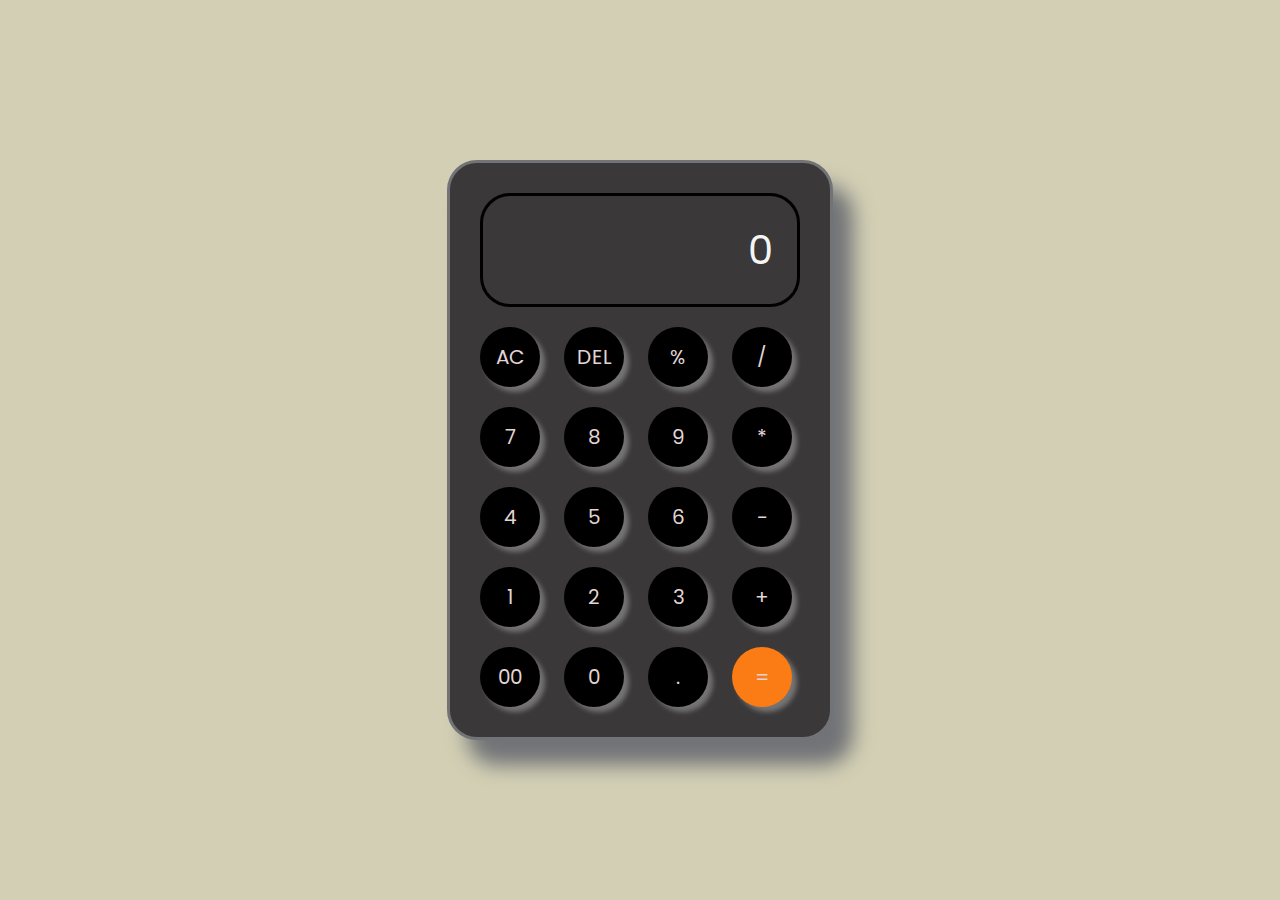
<file: Calculator/index.html>
<!DOCTYPE html>
<html lang="en">
  <head>
    <meta charset="UTF-8" />
    <meta http-equiv="X-UA-Compatible" content="IE=edge" />
    <meta name="viewport" content="width=device-width, initial-scale=1.0" />
    <link rel="stylesheet" href="style.css" />
    <title>Calculator</title>
  </head>
  <body>
    <div class="container">
      <div class="calculator">
        <input type="text" id="inputBox" placeholder="0" />
        <div>
          <button class="button operator">AC</button>
          <button class="button operator">DEL</button>
          <button class="button operator">%</button>
          <button class="button operator">/</button>
        </div>
        <div>
          <button class="button">7</button>
          <button class="button">8</button>
          <button class="button">9</button>
          <button class="button operator">*</button>
        </div>
        <div>
          <button class="button">4</button>
          <button class="button">5</button>
          <button class="button">6</button>
          <button class="button operator">-</button>
        </div>
        <div>
          <button class="button">1</button>
          <button class="button">2</button>
          <button class="button">3</button>
          <button class="button operator">+</button>
        </div>

        <div>
          <button class="button">00</button>
          <button class="button">0</button>
          <button class="button">.</button>
          <button class="button equalBtn">=</button>
        </div>
      </div>
    </div>

    <script src="script.js"></script>
  </body>
</html>
</file>
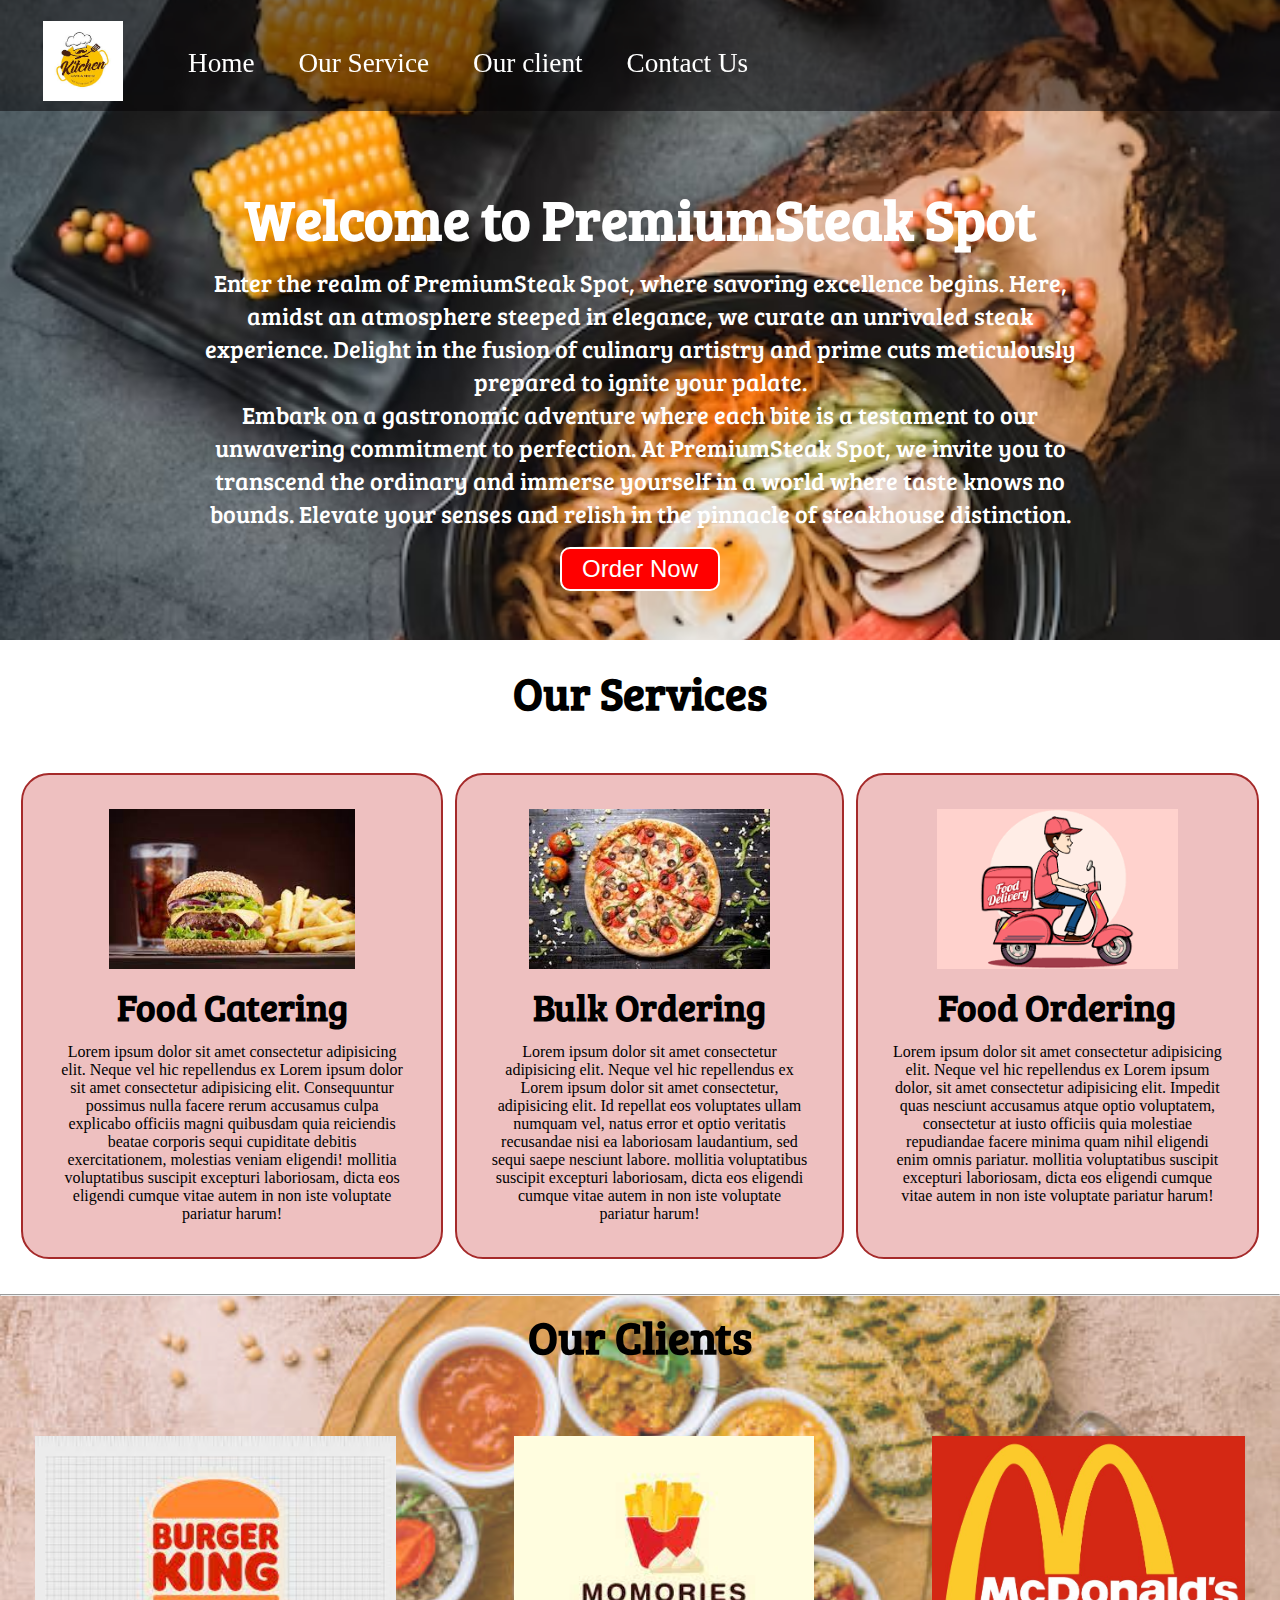
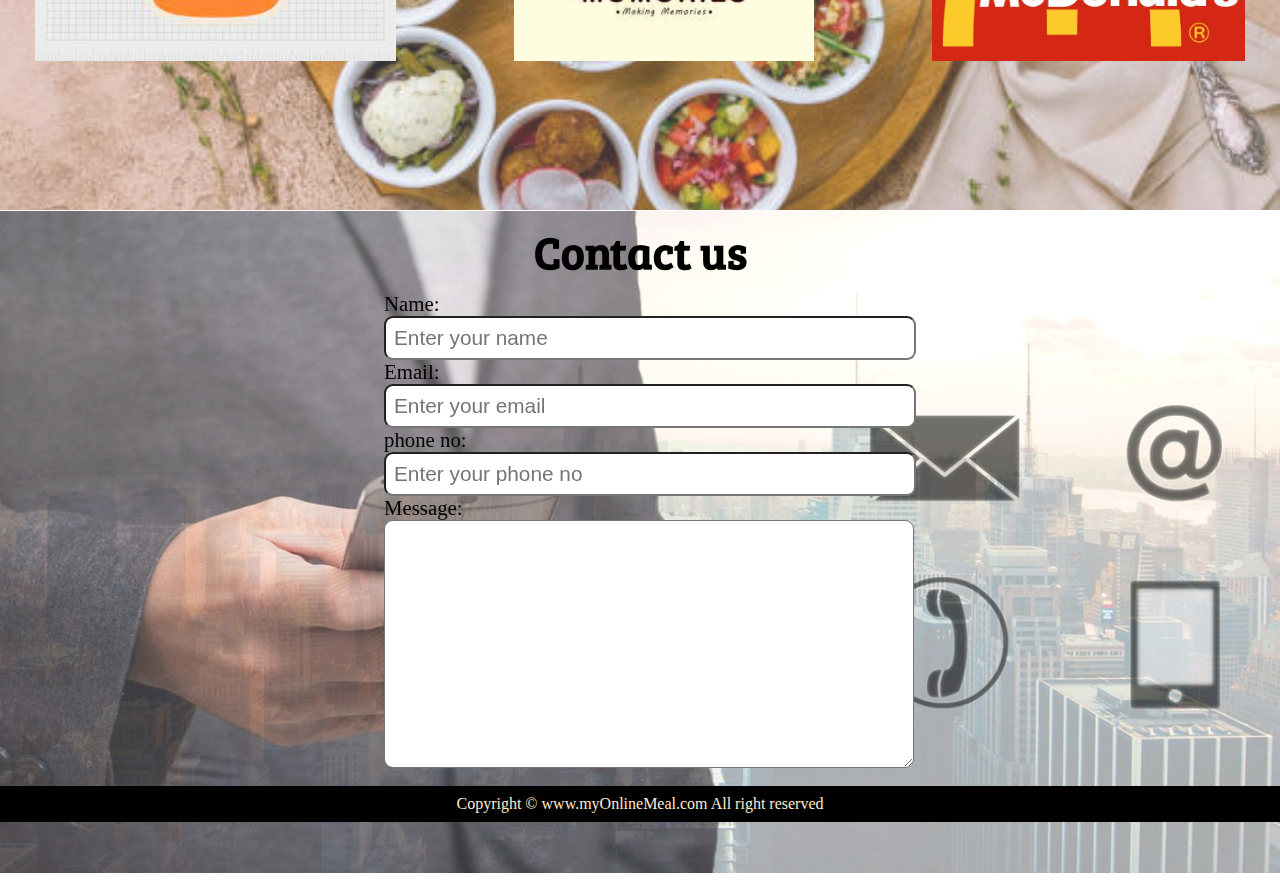
<file: landing-page/index.html>
<!DOCTYPE html>
<html lang="en">

<head>
    <meta charset="UTF-8">
    <meta http-equiv="X-UA-Compatible" content="IE=edge">
    <meta name="viewport" content="width=device-width, initial-scale=1.0">
    <title>Best online food delivery service in India | MyOnlinemeal.com</title>
    <link rel="stylesheet" href="css/style.css">
    <link rel="stylesheet" media="screen and (max-width:1270px)"href="css/phone.css">
    <link href="https://fonts.googleapis.com/css?family=Baloo+Bhai|Bree+Serif&display=swap" rel="stylesheet">

</head>

<body>

    <!-- ---------------------------start navbar------------------------------  -->
    <nav id="navbar">
        <div id="logo">
            <img src="logo.jpg" alt="Myonlinemeal.com">
        </div>
        <ul>
            <li class="item"><a href="#home">Home</a></li>
            <li class="item"><a href="#service-container">Our Service</a></li>
            <li class="item"><a href="#client-section">Our client</a></li>
            <li class="item"><a href="#contact">Contact Us</a></li>
        </ul>
    </nav>
<!-- ----------------------------------------- end navbar--------------------------------- -->


    <!-- --------------------------------------------start header---------------------------------- -->
    <section id="home">
        <h1 class="h-primary">Welcome to PremiumSteak Spot</h1>
        <p>Enter the realm of PremiumSteak Spot, where savoring excellence begins. Here, amidst an atmosphere steeped in elegance, we curate an unrivaled steak experience. Delight in the fusion of culinary artistry and prime cuts meticulously prepared to ignite your palate.</p>
        <p>Embark on a gastronomic adventure where each bite is a testament to our unwavering commitment to perfection. At PremiumSteak Spot, we invite you to transcend the ordinary and immerse yourself in a world where taste knows no bounds. Elevate your senses and relish in the pinnacle of steakhouse distinction.</p>
        <button class="btn">Order Now</button>
    </section>
<!-- ---------------------------------------End of header--------------------------------------------------- -->

<!-- ----------------------------start service -------------------------------------------- -->
    <section id="service-container">
        <h1 class="h-primary center">Our Services</h1>
        <div id="services">
            <div class="box">
                <img src="1.jpg" alt="">
                <h2 class="h-secondary center">Food Catering</h2>
                <p class="center ">Lorem ipsum dolor sit amet consectetur adipisicing elit. Neque vel hic repellendus ex
                    Lorem ipsum dolor sit amet consectetur adipisicing elit. Consequuntur possimus nulla facere rerum accusamus culpa explicabo officiis magni quibusdam quia reiciendis beatae corporis sequi cupiditate debitis exercitationem, molestias veniam eligendi!
                    mollitia voluptatibus suscipit excepturi laboriosam, dicta eos eligendi cumque vitae autem in non
                    iste voluptate pariatur harum!</p>
            </div>
            <div class="box">
                <img src="2.jpg" alt="">
                <h2 class="h-secondary center">Bulk Ordering</h2>
                <p class="center ">Lorem ipsum dolor sit amet consectetur adipisicing elit. Neque vel hic repellendus ex
                    Lorem ipsum dolor sit amet consectetur, adipisicing elit. Id repellat eos voluptates ullam numquam vel, natus error et optio veritatis recusandae nisi ea laboriosam laudantium, sed sequi saepe nesciunt labore.
                    mollitia voluptatibus suscipit excepturi laboriosam, dicta eos eligendi cumque vitae autem in non
                    iste voluptate pariatur harum!</p>
            </div>
            <div class="box">
                <img src="3.jpg" alt="">
                <h2 class="h-secondary center">Food Ordering</h2>
                <p class="center ">Lorem ipsum dolor sit amet consectetur adipisicing elit. Neque vel hic repellendus ex
                    Lorem ipsum dolor, sit amet consectetur adipisicing elit. Impedit quas nesciunt accusamus atque optio voluptatem, consectetur at iusto officiis quia molestiae repudiandae facere minima quam nihil eligendi enim omnis pariatur.
                    mollitia voluptatibus suscipit excepturi laboriosam, dicta eos eligendi cumque vitae autem in non
                    iste voluptate pariatur harum!</p>
            </div>
        </div>
    </section>
    <!-- ------------------------------end service------------------------------ -->

    <!-- --------------------------------start of client ------------------------------  -->
    <hr>
    <section id="client-section">
        <h1 class="h-primary center">Our Clients</h1>
        <div id="client">
            <div class="client-item">
                <img src="4.jpg" alt="our client">
            </div>
            <div class="client-item">
                <img src="5.jpg" alt="our client">
            </div>
            <div class="client-item">
                <img src="6.jpg" alt="our client">
            </div>
        </div>
    </section>
    <section id="contact">
        <h1 class="h-primary center">Contact us</h1>
        <div id="contact-box">
            <form action="">
                <div class="form-group">
                    <label for="name">Name: </label>
                    <input type="text" name="name" id="name" placeholder="Enter your name">
                </div>
                <div class="form-group">
                    <label for="email">Email: </label>
                    <input type="email" name="name" id="email" placeholder="Enter your email">
                </div>
                <div class="form-group">
                    <label for="phone">phone no: </label>
                    <input type="phone" name="name" id="phone" placeholder="Enter your phone no">
                </div>
                <div class="form-group">
                    <label for="message">Message: </label>
                    <textarea name="Message" id="Message" cols="30" rows="10"></textarea>
                </div>
            </form>
        </div>
    </section>

    <!-- -----------------end of client---------------------------------------- -->
    <footer>
        <div class="center">
            Copyright &copy; www.myOnlineMeal.com All right reserved
        </div>
    </footer>
</body>

</html>
</file>
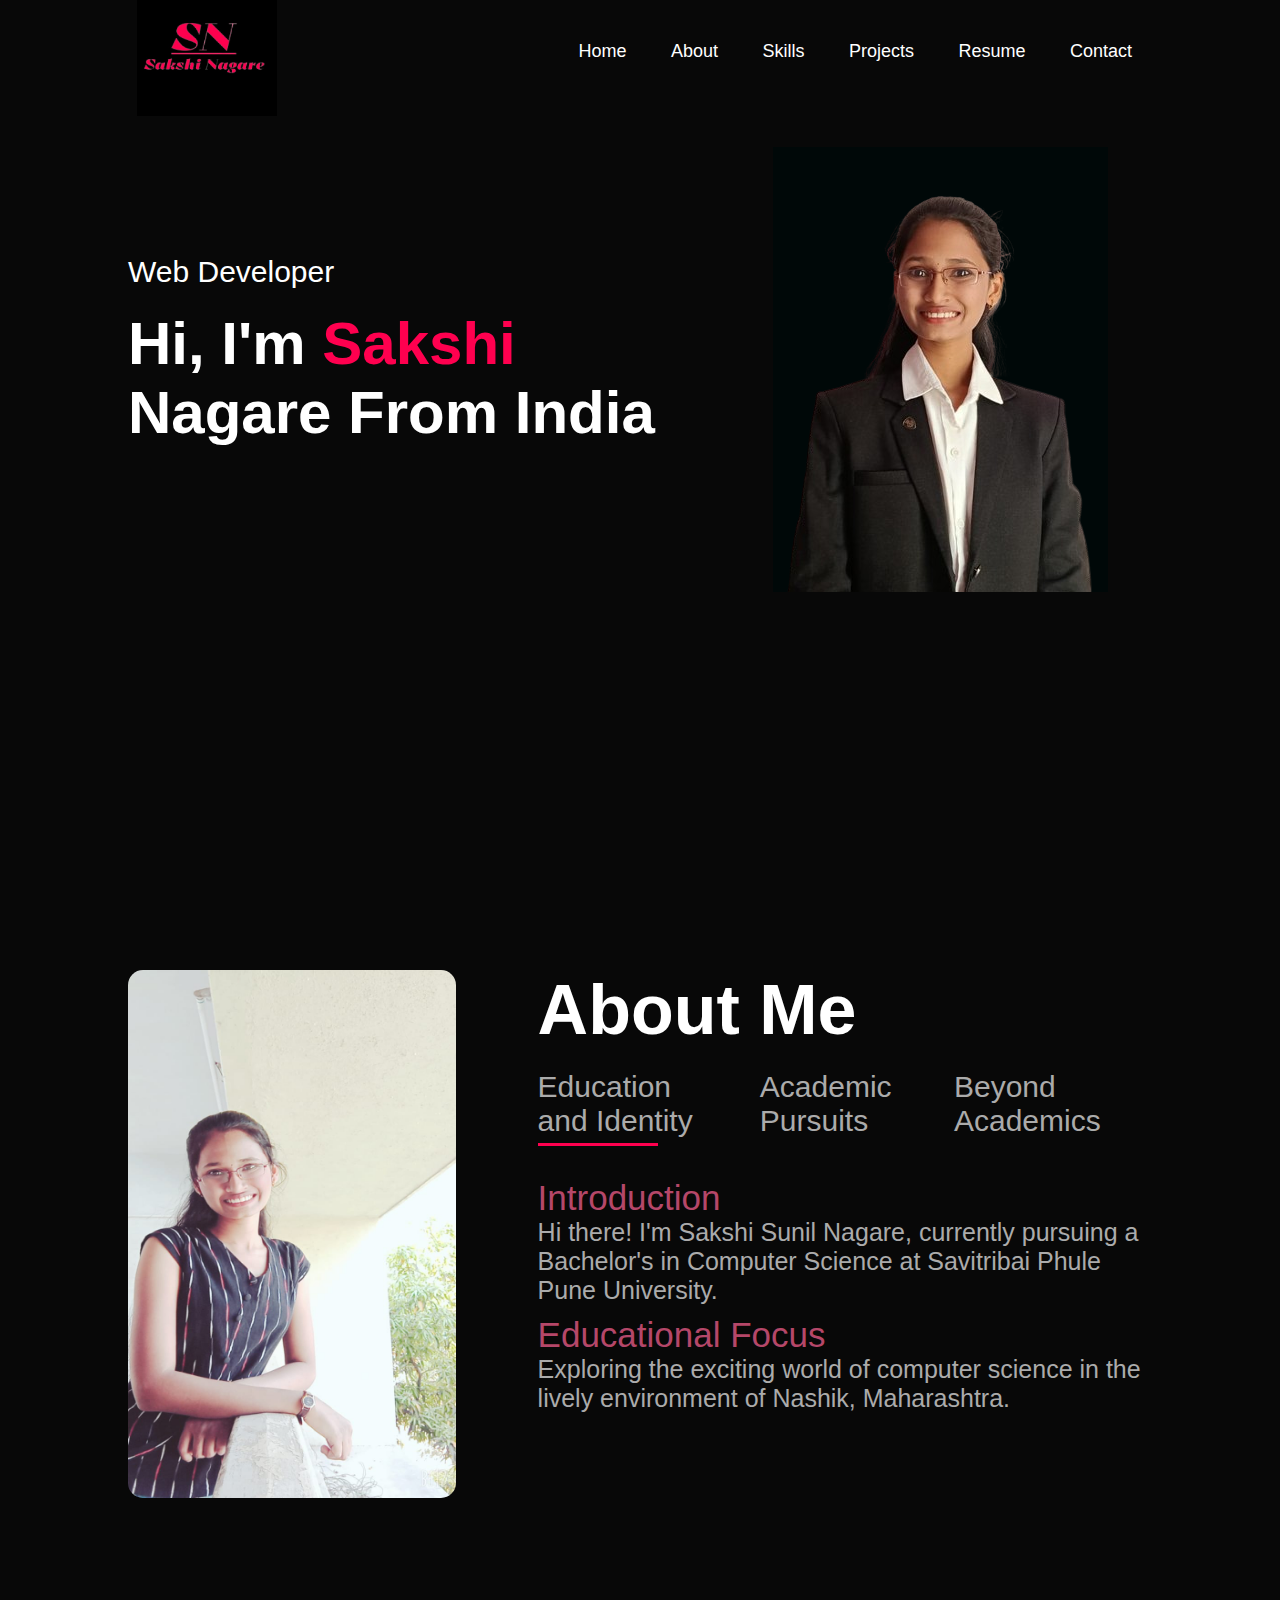
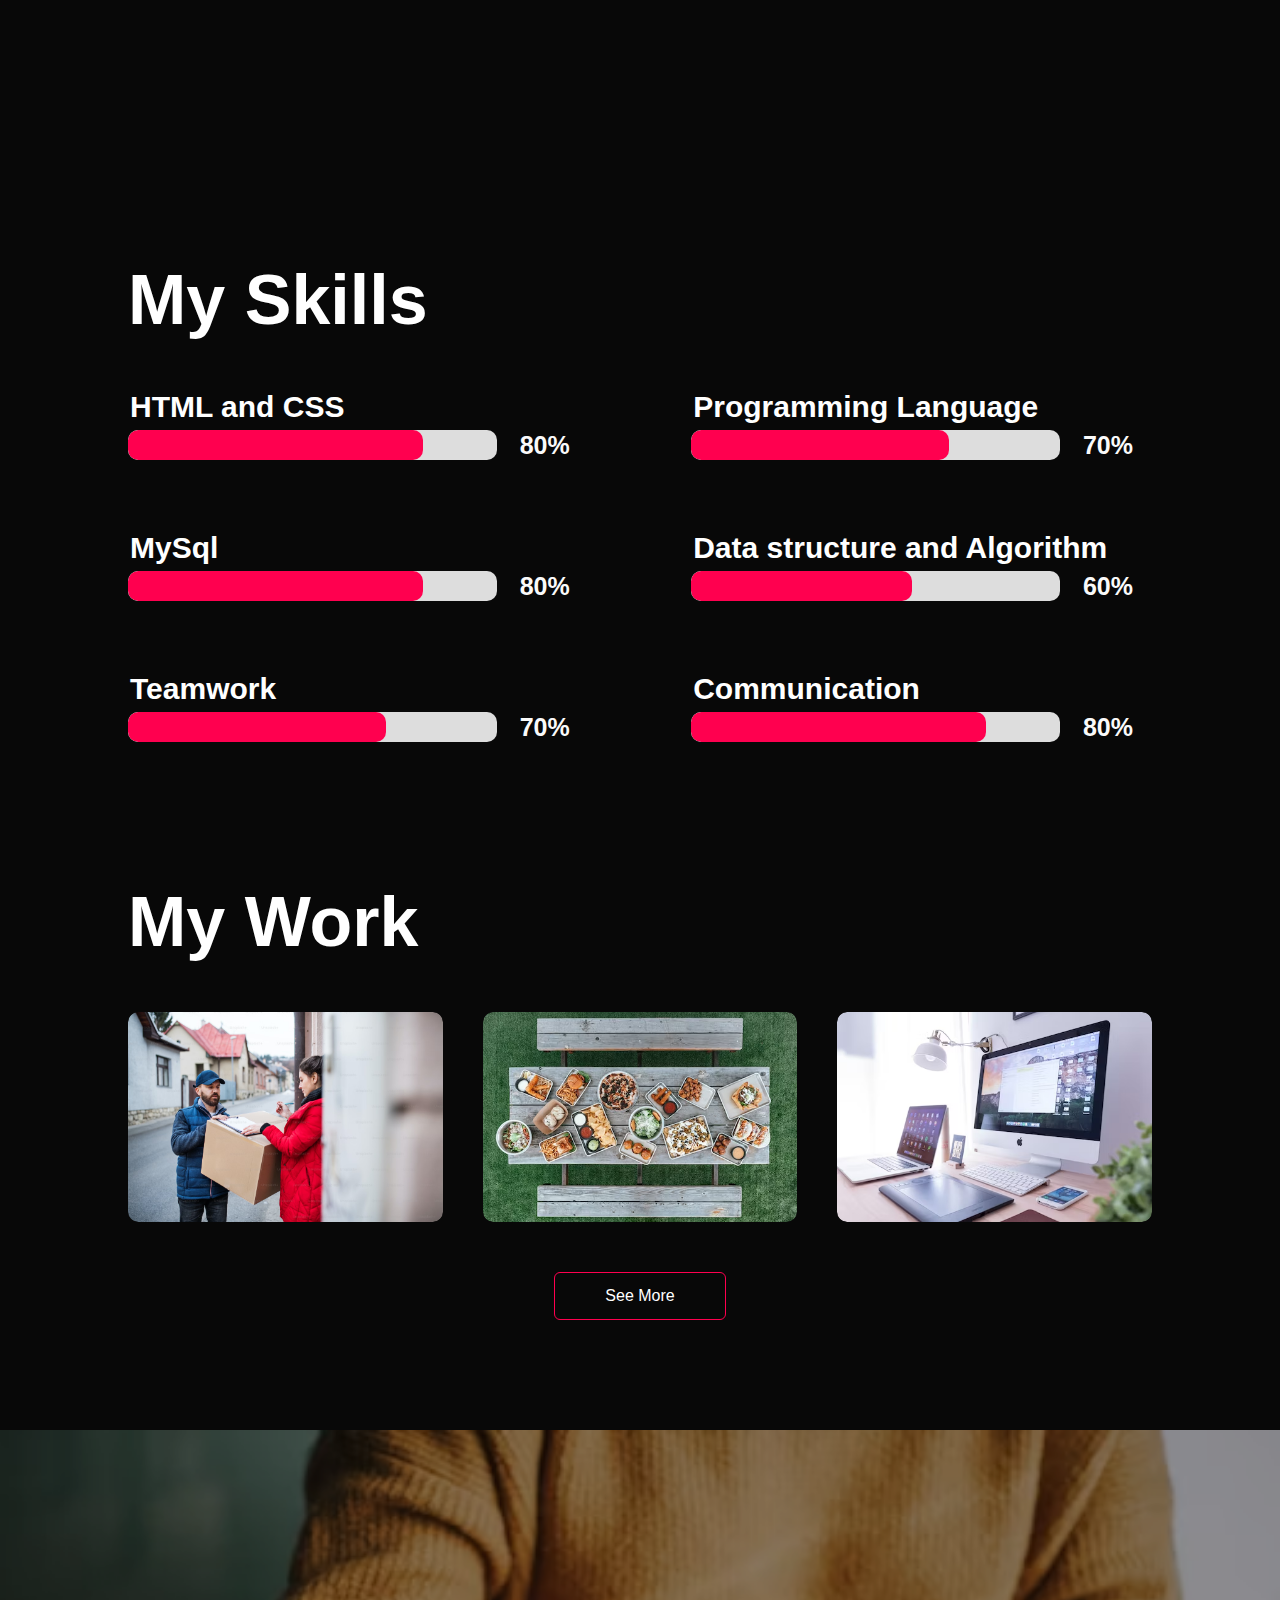
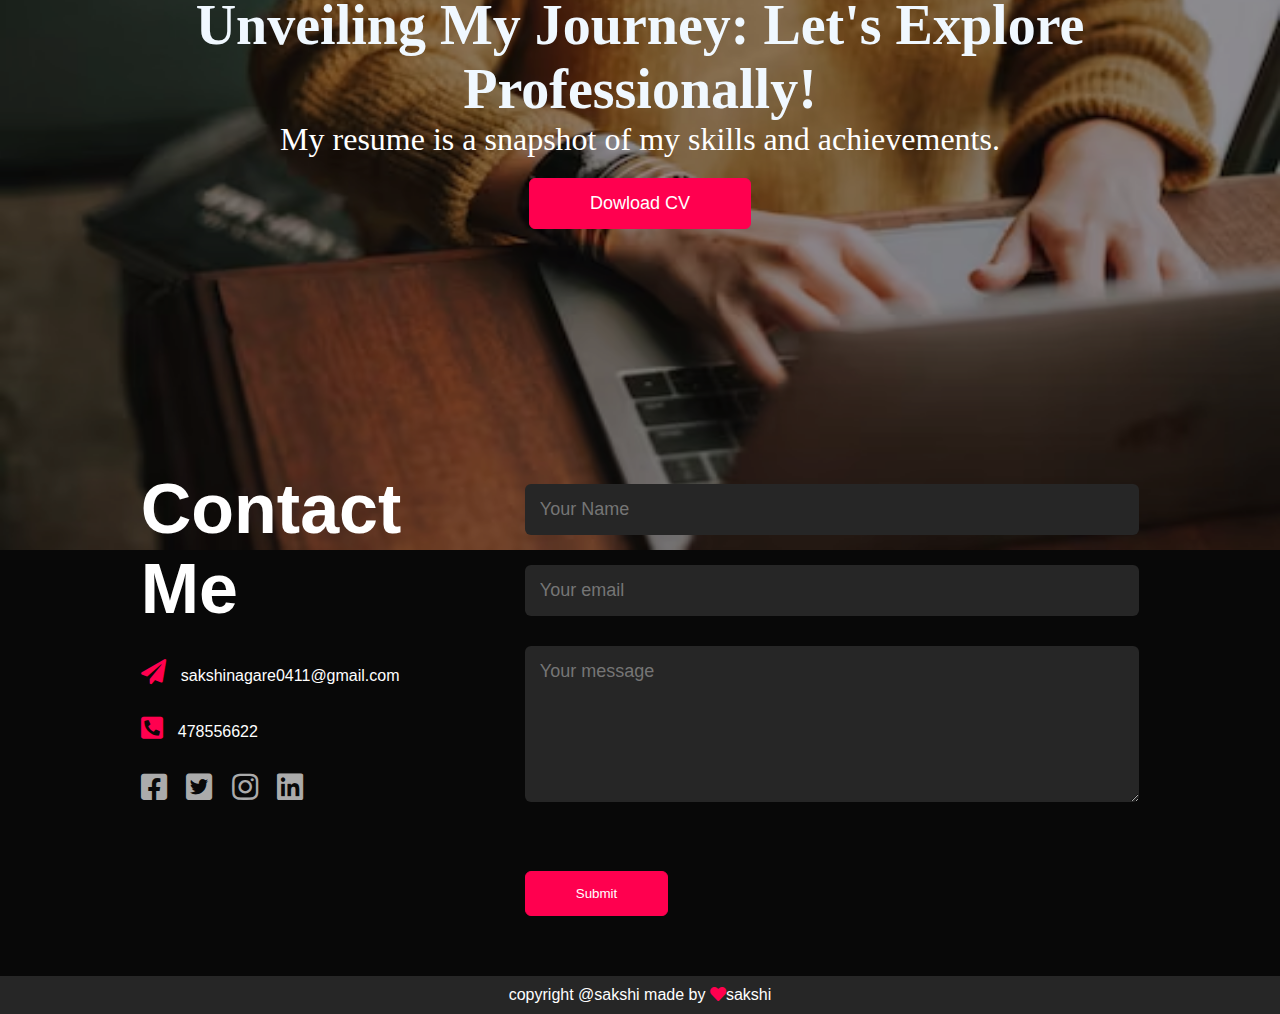
<file: portfolio/index.html>
<!DOCTYPE html>
<html lang="en">

<head>
    <meta charset="UTF-8">
    <meta name="viewport" content="width=S, initial-scale=1.0">
    <title>Personal Portfolio Website</title>
    <link rel="stylesheet" href="style.css">
    <!-- <link rel="stylesheet" href="https://cdnjs.cloudflare.com/ajax/libs/font-awesome/5.15.4/css/all.min.css"> -->
    <link rel="stylesheet" href="https://cdnjs.cloudflare.com/ajax/libs/font-awesome/5.15.4/css/all.min.css">

    <!-- <script src="https://kit.fontawesome.com/c4254e24a8.js" crossorigin="anonymous"></script> -->
</head>

<body>
    <div id="header">
        <div class="container">

            <!-- ----- Start ---Navigation Bar------ -->
            <nav>
                <img src="Images/logo1.jpg" class="logo">
                <ul id="sidemenu">
                    <li><a href="#header">Home</a></li>
                    <li><a href="#about">About</a></li>
                    <li><a href="#Skills">Skills</a></li>
                    <li><a href="#portfolio">Projects</a></li>
                    <li><a href="#resume">Resume</a></li>
                    <li><a href="#contact">Contact</a></li>
                    <i class="fas fa-times" onclick="closemenu()"></i>
                </ul>
                </ul>
                <i class="fas fa-bars" onclick="openmenu()"></i>
            </nav>

            <!-- ----- End ---Navigation Bar------ -->

            <div class="header-text">
                <p>Web Developer</p>
                <h1>Hi, I'm <span>Sakshi</span><br>Nagare From India</h1>
            </div>
            <div class="photo">
                <img src="Images/p8.png" alt="photo">
            </div>

        </div>
    </div>
    <!-- //------------------------------------------ABOUT------------------------------- -->
    <div id="about">
        <div class="container">
            <div class="row">
                <div class="about-cl-1">
                    <img src="Images/p3.jpg" alt="">
                </div>
                <div class="about-cl-2">
                    <h1 class="sub-title">About Me</h1>

                    <div class="tab-title">
                        <p class="tab-links active-link" onclick="opentab('Education and Identity')">Education and
                            Identity</p>
                        <p class="tab-links" onclick="opentab('Academic Pursuits')">Academic Pursuits</p>
                        <p class="tab-links" onclick="opentab('Beyond Academics')">Beyond Academics</p>
                    </div>
                    <div class="tab-contents active-tab" id="Education and Identity">
                        <ul>
                            <li><span>Introduction</span><br>
                                <p>Hi there! I'm Sakshi Sunil Nagare, currently pursuing a Bachelor's in Computer
                                    Science at Savitribai Phule Pune University.</p>
                            </li>
                            <li><span>Educational Focus </span><br>
                                <p>Exploring the exciting world of computer science in the lively environment of Nashik,
                                    Maharashtra.</p>
                            </li>
                        </ul>
                    </div>
                    <div class="tab-contents" id="Academic Pursuits">
                        <ul>
                            <li><span>Passion for Web Development</span><br>Engaged in the world of web development
                                within computer science studies, captivated by the intricacies of designing and building
                                web-based solutions.</li>
                            <li><span>Interest in Data Structures</span><br>Intrigued by the dynamics of data
                                structures, exploring their complexities and functionalities as a foundational aspect of
                                computer science expertise.</li>

                        </ul>
                    </div>
                    <div class="tab-contents" id="Beyond Academics">
                        <ul>
                            <li><span>Marathi Poetry Enthusiast</span><br>I indulge in writing Marathi poems, finding
                                joy and inspiration in crafting verses beyond my academic pursuits.</li>
                            <li><span>Passionate Dancer</span><br>Dancing is another passion that brings vibrancy and
                                balance to my life, allowing me to express myself creatively beyond the academic realm.
                            </li>

                        </ul>
                    </div>
                </div>
            </div>
        </div>
    </div>

    <!-- -----------------------------End about---------------------------------- -->

    <!-- ----------------------------------Start Skills------------------------------------------- -->
    <div id="Skills">
        <div class="container">
            <h1 class="sub-title">My Skills</h1>

            <div class="progress-side">
                <div class="progress-container">
                    <span class="progress-label">HTML and CSS</span>
                    <span class="progress-value">80%</span>
                    <progress value="80" max="100">
                        <p>90%</p>
                    </progress>
                </div>

                <div class="progress-container">
                    <span class="progress-label">Programming Language</span>
                    <span class="progress-value">70%</span>
                    <progress value="70" max="100">
                        <p>90%</p>
                    </progress>
                </div>
            </div>
            <div class="progress-side">
                <div class="progress-container column">
                    <span class="progress-label ">MySql</span>
                    <span class="progress-value">80%</span>
                    <progress value="80" max="100">
                        <p>90%</p>
                    </progress>
                </div>

                <div class="progress-container column">
                    <span class="progress-label">Data structure and Algorithm</span>
                    <span class="progress-value">60%</span>
                    <progress value="60" max="100">
                        <p>90%</p>
                    </progress>
                </div>
            </div>

            <div class="progress-side">
                <div class="progress-container column">
                    <span class="progress-label ">Teamwork</span>
                    <span class="progress-value">70%</span>
                    <progress value="70" max="100">
                        <p>90%</p>
                    </progress>
                </div>

                <div class="progress-container column">
                    <span class="progress-label">Communication</span>
                    <span class="progress-value">80%</span>
                    <progress value="80" max="100">
                        <p>90%</p>
                    </progress>
                </div>
            </div>

            <!-- 
            <div class="services-list">
                <div>
                    <i class="fas fa-code"></i>
                    <h2>Web Design</h2>
                    <p>Lorem ipsum dolor sit amet consectetur adipisicing elit. Dicta consectetur esse alias laborum sint nulla tenetur dolor vitae eligendi sapiente, illo nobis mollitia exercitationem officiis sed neque, pariatur, quibusdam ipsam.</p>
                    <a href="#">learn more</a>
                </div>
                <div>
                    <i class="fas fa-crop-alt"></i>
                    <h2>App Design</h2>
                    <p>Lorem ipsum dolor sit amet consectetur adipisicing elit. Dicta consectetur esse alias laborum sint nulla tenetur dolor vitae eligendi sapiente, illo nobis mollitia exercitationem officiis sed neque, pariatur, quibusdam ipsam.</p>
                    <a href="#">learn more</a>
                </div>
                <div>
                    <i class="fab fa-app-store"></i>
                    <h2>UI/UX Design</h2>
                    <p>Lorem ipsum dolor sit amet consectetur adipisicing elit. Dicta consectetur esse alias laborum sint nulla tenetur dolor vitae eligendi sapiente, illo nobis mollitia exercitationem officiis sed neque, pariatur, quibusdam ipsam.</p>
                    <a href="#">learn more</a>
                </div>
            </div> -->
        </div>
    </div>


    <!-- ------------------------------------portfolio--------------------- -->
    <div id="portfolio">
        <div class="container">
            <h1 class="sub-title">My Work</h1>
            <div class="work-list">
                <div class="work">
                    <img src="Images/p10.jpg" alt="">
                    <div class="layer">
                        <h3>QuickSend</h3>
                        <p>The Courier Management Website, built using HTML/CSS (frontend) and PHP/MySQL (backend),
                            offers features like user registration, parcel booking, tracking, secure payments, and admin
                            tools. Its aim is to simplify courier services via an intuitive online platform.</p>
                        <a href="#"><i class="fas fa-box"></i></a>
                    </div>
                </div>
                <div class="work">
                    <img src="Images/p13.avif" alt="">
                    <div class="layer">
                        <h3>FoodRush</h3>
                        <p>The Online Food Delivery Website features a user-friendly home page highlighting restaurants
                            and cuisines, a service page for easy ordering, and a contact section for customer support,
                            enabling effortless food selection, ordering, and assistance.</p>
                        <a href="#"><i class="fas fa-box"></i></a>
                    </div>
                </div>
                <div class="work">
                    <img src="Images/p6.avif" alt="">
                    <div class="layer">
                        <h3>School ERP</h3>
                        <p>The PAHMV School ERP System is an easy-to-use tool for managing schools. It uses React, MongoDB, and Django. The system handles student records, teacher tasks, and school admin work. It tracks academic records, schedules, and assignments while improving communication and saving time.</p>
                        <a href="#"><i class="fas fa-book"></i></a>
                    </div>
                </div>
            </div>
            <a href="#" class="btn">See More</a>
        </div>
    </div>
<!-- -----------------------------------------start redume-------------------------------- -->
<div id="resume">
    <div class="container">
        <div class="resumepic">
            <img src="Images/p16.avif" alt="">
            <div class="content">
                <h2>Unveiling My Journey: Let's Explore Professionally!</h2>
                <p>My resume is a snapshot of my skills and achievements.</p>
                <a href="Images/cv.pdf" class="btn btn2" download>Dowload CV</a>
            </div>
        </div>
    </div>
</div>


<!-- ---------------------------------------end resume-------------------------------------------- -->
    <!-- _______________________contact___________________________ -->
    <div id="contact">
        <div class="container">
            <div class="row">
                <div class="contact-left">
                    <h1 class="sub-title">Contact Me</h1>
                    <p><i class="fas fa-paper-plane"></i>sakshinagare0411@gmail.com</p>
                    <p><i class="fas fa-phone-square-alt"></i>478556622</p>
                    <div class="social-icons">
                        <a href="https://facebook.com"><i class="fab fa-facebook-square"></i></a>
                        <a href="https://twitter.com"><i class="fab fa-twitter-square"></i></a>
                        <a href="https://instagram.com"><i class="fab fa-instagram"></i></a>
                        <a href="https://linkedin.com"><i class="fab fa-linkedin"></i></a>
            
                    </div>
                    
                </div>
                <div class="contact-right">
                    <form action="">
                        <input type="text" name="Name" placeholder="Your Name" required>
                        <input type="email" name="email" placeholder="Your email" required>
                        <textarea name="message"  rows="6" placeholder="Your message"></textarea>
                        <button type="submit" class="btn btn2"> Submit</button>
                    </form>
                </div>
            </div>
        </div>
        <div class="copyright">
            <p>copyright @sakshi made by <i class="fas fa-heart"></i>sakshi</p>
        </div>
    </div>

    <!-- -----------------------------------end contact--------------------------------- -->
    <script>
        var tablinks = document.getElementsByClassName("tab-links");
        var tabcontents = document.getElementsByClassName("tab-contents");
        function opentab(tabname) {
            for (tablink of tablinks) {
                tablink.classList.remove("active-link");
            }
            for (tabcontent of tabcontents) {
                tabcontent.classList.remove("active-tab");
            }
            event.currentTarget.classList.add("active-link");
            document.getElementById(tabname).classList.add("active-tab");
        }




    </script>
    <script>
        var sidemenu = document.getElementById("sidemenu");

        function openmenu() {
            sidemenu.style.right = "0";
        }
        function closemenu() {
            sidemenu.style.right = "-200px";
        }
    </script>
</body>

</html>
</file>
<file: Calculator/style.css>
@import url('https://fonts.googleapis.com/css2?family=Poppins:wght@500&display=swap');

*{
    margin: 0;
    padding: 0;
    box-sizing: border-box;
    font-family: 'Poppins', sans-serif;
}

body{
    width: 100%;
    height: 100vh;
    display: flex;
    justify-content: center;
    align-items: center;
    background: rgb(138 132 61 / 39%);
}

.calculator{
    border: 3px solid #717377;
    padding: 20px;
    border-radius: 30px;
    /* background: transparent(black); */
    background-color: rgb(58 56 56);
    box-shadow: 20px 25px 20px rgba(113, 115, 119, 1);
}

input{
    width: 320px;
    border: 3px solid black;
    padding: 24px;
    margin: 10px;
    background: transparent;
    box-shadow: 0px 3px 15px rgbs(84, 84, 84, 0.1);
    font-size: 40px;
    text-align: right;
    cursor: pointer;
    color: #ffffff;
    border-radius: 30px;
}

input::placeholder{
    color: rgb(245, 245, 245);
}

button{
    border: black;
    width: 60px;
    height: 60px;
    margin: 10px;
    border-radius: 50%;
    background: black;
    color: rgb(226, 213, 213);
    font-size: 20px;
    box-shadow: 5px 5px 5px rgba(255, 255, 255, 0.3);
    box-shadow: #717377;
    cursor: pointer;
}

.equalBtn{
    background-color: #fb7c14;
}

.operator{
    color: rgb(226, 213, 213);
}
</file>
<file: landing-page/css/phone.css>
/* Navigation */
#navbar {
    flex-direction: column;
}

#navbar ul li a{
    font-size: 1rem;
    padding: 0px 7px;
    padding-bottom: 8px;
}
/* Home section */
#home{
    height: 370px; 
    padding: 3px 28px;
}

#home::before{
    height: 480px; 
}

#home p{
    font-size: 13px;
}

/* Services section  */
#services{
    flex-direction: column;
}

#services .box { 
    padding: 14px;
    margin: 2px 0px; 
    margin-bottom: 20px;
}

/* Clients section */
#client{
    /* flex-wrap: wrap; */
    flex-direction: column;
}

#clients img{
    width: 33px;
    padding: 6px;
    height: auto;
}

/* Contact us section */
#contact-box form{
    width:80%;
}
/* Footer */

/* Utility classes */
.h-primary{
    font-size:26px;
}
.btn{
    font-size: 13px;
    padding: 4px 8px;
}
</file>
<file: portfolio/style.css>
*{
    margin:0;
    padding: 0;
    font-family: 'Poppins',sans-serif;
    box-sizing: border-box;
}
html{
    scroll-behavior: smooth;
}
body
{
    background: #080808;
    color: #fff;
}


/* -----------start header------------------- */
#header
{
    width: 100%;
    height: 100vh;
    background-size: cover;
    background-position: center;
}
.logo
{
    height:130px;
    margin:-15px 9px;
    width: 140px;
}
.container
{
    padding: 10px 10%;

}

/* -------start Navbar------- */
nav
{
    display: flex;
    align-items: center;
    justify-content: space-between;
    flex-wrap: wrap;
    margin-top: -9px;
}

nav ul li{
    display: inline-block;
    list-style: none;
    margin: 10px 20px;
}

nav ul li a
{
    color: #fff;
    text-decoration: none;
    font-size: 18px;
    position: relative;
}

nav ul li a::after 
{
    content: '';
    width: 0;
    height: 3px;
    background: #ff004f;
    position: absolute;
    left: 0;
    bottom: -6px;
    transition: 0.5s;
}

nav ul li a:hover::after
{
    width: 100%;
}
/* -------End Navbar------- */

.photo{
    margin-top: -300px;
    margin-left: 63%;
    width: 500px;
    height: 100%;
    

}
.header-text
{
    margin-top:15%;
    font-size: 30px;
}
.header-text h1
{
    font-size: 60px;
    margin-top: 20px;
}

.header-text h1 span{
    color: #ff004f;
}
/* -----------------End header----------------------- */

/* ------------------------- Start ABOUT--------------------------- */

#about{
    padding: 60px 0px ;
    color: #ababab;
    width: 100%;
    height: 100vh;
}
.row{
    display: flex;
    justify-content: space-around;
    flex-wrap: wrap;
}
.about-cl-1{
    flex-basis: 40%;
}

.about-cl-1 img{
    width: 80%;
    border-radius: 15px;
    height: 90%;
}

.about-cl-2
{
    flex-basis: 60%;

}

.sub-title
{
    font-size: 70px;
    font-weight: 600;
    color: #fff;
}

.tab-title
{
    display: flex;
    margin: 20px 0 40px;
    font-size: 60px;
}

.tab-links
{
    margin-right: 50px;
    font-size: 30px;
    font-weight: 500;
    cursor: pointer;
    position: relative;
}

.tab-links::after
{
    content: '';
    width: 0;
    height: 3px;
    background: #ff004f;
    position: absolute;
    left: 0;
    bottom: -8px;
    transition: 0.5s;
}

.tab-links.active-link::after{
    width: 70%;
}

.tab-contents ul li
{
    list-style: none;
    margin: 10px 0;
    font-size: 25px;
}

.tab-contents ul li span{
    color: #b54769;
    font-size: 35px;
}

.tab-contents {
    display: none;
}

.tab-contents.active-tab{
    display: block;

}
/* ------------------------End about------------------------ */


/* -------------------------------Start Skills-------------------------------------- */
#Skills
{
    padding: 50px 0;

}
.services-list
{
    display: grid;
    grid-template-columns: repeat(auto-fit,minmax(250px,1fr));
    grid-gap: 40px;
    margin-top: 50px;
}

.services-list div{
    background: #262626;
    padding: 40px ;
    font-size: 13px;
    font-weight: 300;
    border-radius: 10px;
    transition: background 0.5s,trasform 0.5s;
}

.services-list div i{
    font-size: 50px;
    margin-bottom: 30px;
    /* color: #fff; */

}

.services-list div h2{
    font-size: 30px;
    font-weight: 500;
    margin-bottom: 15px;
}

.services-list div a{
    text-decoration: none;
    color: #fff;
    font-size: 12px;
    margin-top: 20px;
    display: inline-block;
}

.services-list div:hover{
    background: #ff004f;
    transform: translateY(-10px);
    
}

.progress-side {
    display: flex;
    justify-content: space-between;
    width: 100%;
    margin-top: 60px;
    height: 100%;

}
.progress-container {
    position: relative;
    width: 45%;
    margin: 20px 0;
}
  
  progress {
    width: 80%;
    height: 30px;
    appearance: none;
    border-radius: 10px;
    overflow: hidden; 
    margin-top: 10px;
  }
  
  progress::-webkit-progress-bar {
    background-color: #ddd; /* Background color of the progress bar */
  }
  
  progress::-webkit-progress-value {
    background-color: #ff004f; 
    border-radius: 10px;/* Color of the progress bar */
  }
  
  .progress-label {
    position: absolute;
    top: -25px;
    color: white;
    font-size: 30px;
    font-weight: 600;
    margin: -5px 0 10px 2px;
  }

  .progress-value {
    position: absolute;
    top: -4px;
    left: 85%;
    color: #fafafa;
    font-weight: bold;
    font-size: 25px;
    top: 27%;
  }

  .progress-container.column {
    flex-direction: column;
    align-items: flex-start;
    width: 45%; /* Adjust width as per your layout */
    
}
/* ------------------------------end skills--------------------------------- */

/* --------------------------Start project------------------------- */
#portfolio
{
    padding: 50px 0;
    
}

.work-list
{
    display: grid;
    grid-template-columns: repeat(auto-fit,minmax(250px,1fr));
    grid-gap: 40px;
    margin-top: 50px;
}
.work
{
    border-radius: 10px;
    position: relative;
    overflow: hidden;
}
.work img{
    width: 100%;
    border-radius: 10px;
    display: block;
    transition: trasnform 0.5s;
}

.layer
{
    width: 100%;
    height: 0;
    background: linear-gradient(rgba(0,0,0,0.6),#ff004f);
    border-radius: 10px;
    position: absolute;
    left: 0;
    bottom: 0;
    overflow: hidden;
    display: flex;
    align-items: center;
    justify-content: center;
    flex-direction: column;
    padding: 0 40px;
    text-align: center;
    font-size: 14px;
    transition: height 0.5s;
}

.layer h3
{
    font-weight: 500;
    margin-bottom: 20px;
   
}

.layer a{
    margin-top: 20px;
    color: #ff004f;
    text-decoration: none;
    font-size: 18px;
    line-height: 60px;
    background: #fff;
    width: 60px;
    height: 60px;
    border-radius: 50%;
    text-align: center;
}

.layer a i{
    color: black;
    background-color: #fafafa;
}

.work:hover img{
    transform: scale(1.1);

}

.work:hover .layer{
    height: 100%;

}

.btn
{
    display: block;
    margin: 50px auto;
    width: fit-content;
    border: 1px solid #ff004f;
    padding: 14px 50px;
    border-radius: 6px;
    text-decoration: none;
    color: #fff;
}

.btn:hover{
    background: #ff004f;
    transition: 0.5s;
}
/* --------------------------------End project------------------------------------- */
/* -------------------------start resume---------------------------------- */
#resume{
    padding: 50px 0;
    /* margin: 0; */
    position: relative;
}

.resumepic img {
    
    position: absolute;
    background:  no-repeat center center/cover;
    width: 100%;
    height: 80vh;
    top: 0px;
    bottom: 0px;
    left: 0px;
    z-index: -1;
    opacity: 0.6;
    background-color: #262626;
}

.content h2
{
    color:aliceblue;
    text-align: center;
    font-family: 'Bree Serif',serif;
    font-size: 3.5rem;
    margin-top: 10%;
}

.content p
{
    color:white;
    text-align: center;
    font-family: 'Bree Serif',serif;
    font-size: 2rem;

}

.btn.btn2
{
    display: inline-block;
    background: #ff004f;
}

.content .btn2{
    display: block;
    padding: 14px 60px;
    font-size: 18px;
    margin: 20px auto ;
   
    cursor: pointer;
    text-align: center;
}

/* -------------------------------end resume---------------------------------- */
/* ---------------------------------------contact-------------------------------- */

#contact
{
    padding-top: 150px ;
   
}
.contact-left
{
    flex-basis: 35%
    
}

.contact-right
{
    flex-basis: 60%
 
}

.contact-left p
{
    margin-top: 30px;
    
}
.contact-left p i{
    color: #ff004f;
    margin-right: 15px;
    font-size: 25px;
}

.social-icons
{
    margin-top: 30px;
    color: #ff004f;
}

.social-icons a{
    text-decoration: none;
    font-size: 30px;
    margin-right: 15px;
    color: #ababab;
    display: inline-block;
    transition: trasform 0.5s;
}

.social-icons a:hover{
    color: #ff004f;
    transform: translateY(-5px);
}


.contact-right form
{
    width: 100%;
}

form input, form textarea{
    width: 100%;
    border: 0;
    outline: none;
    background: #262626;
    padding: 15px;
    margin: 15px 0;
    columns: #fff;
    font-size: 18px;
    border-radius: 6px;
}


.copyright{
    width: 100%;
    text-align: center;
    padding: 10px 0;
    background: #262626;
    font-weight: 300;

}
.copyright i{
    color: #ff004f;
}
 /* ----------------------css for small screen---------------------- */
 nav .fas
 {
    display: none;
 }
 @media only screen and (max-width:600px){
    #header{
        background-image: url(Images/p4.avif);
    }

    .header-text{
        margin-top: 100%;
        font-size: 16px;
    }

    .header-text h1{
        font-size: 30px;

    }

    nav .fas
    {
    display: block;
    font-size: 25px;
    }

    nav ul{
        background: #ff004f;
        position: fixed;
        top: 0;
        right: -200px;
        width: 200px;
        height: 100vh;
        padding-top: 50px;
        z-index: 2;
        transition: right 0.5s;
    }
    nav ul li{
        display: block;
        margin: 25px;

    }
    nav ul .fas{
        position: absolute;
        top: 25px;
        left: 25px;
        cursor: pointer;

    }

    .sub-title{
        font-size: 40px;
    }

    .about-cl-1, .about-cl-2{
        flex-basis: 100%;
    }

    .about-cl-1{
        margin-bottom: 30px;
    }

    .about-cl-2{
        font-size: 14px;
    }

    .tab-links{
        font-size: 16px;
        margin-right: 20px;
    }

    .contact-left, .contact-right{
        flex-basis: 100%;
    }

    .copyright{
        font-size: 14px;
    }
 }
</file>
<file: landing-page/css/style.css>
/* CSS Reset  */
*
{
    margin:0;
    padding:0;
}

html{
    scroll-behavior: smooth;
}
/* css variable */
:root
{
    --navbar-height:59px;
}
#navbar
{
    display: flex;
    align-items: center;
    position:sticky;
    top:0px;
} 
 /*navigation bar logo and image  */
#logo
{
    margin:10px 34px;
}
#logo img
{
    height:80px;
    margin:11px 9px;
}

/* navigation bar:list styling */

#navbar ul
{
    display:flex;
}
#navbar::before
{
    content: "";
    background-color: rgb(1, 0, 2);
    position: absolute;
    top:0px;
    left:0px;
    height: 88%;
    width: 100%;
    z-index:-1;
    opacity: 0.5
}
#navbar ul{
    display: flex;
    font-family: 'Baloo Bhai', cursive;
}
#navbar ul li
{
    
    list-style: none;
    font-size: 1.7rem;
}

#navbar ul li a
{
    color: white;
    display:block;
    padding:3px 22px;
    border-radius: 20px;
    text-decoration: none;
  
}
#navbar ul li a:hover
{
    color: rgb(9, 3, 15);
    background-color: rgb(235, 222, 222);
    
  
}

/* Home Section  */

#home
{
    display:flex;
    flex-direction: column;
    padding: 3px 200px;
    height:520px;
    justify-content: center;
    align-items: center;
}
#home::before
{
    content: "";
    background: url('../16.avif') no-repeat center center/cover;
    position: absolute;
    height: 640px;
    width: 100%;
    top:0px;
    left:0px;
    z-index:-1;
    opacity: 1.55;
    
    /* z-index: -1;
    background-color: rgb(0, 0, 0,0.5);
    opacity: 0.8; */
    /* font-size:2.8rem; */
    /* font-style: bold; */
}

#home h1
{
    color:white;
    text-align: center;
    font-family: 'Bree Serif',serif;
    font-size: 3.5rem;
    opacity: 1;
}
#home p
{
    color:white;
    text-align: center;
    font-family: 'Bree Serif',serif;
    font-size: 1.5rem;
    opacity: 1;

}


/* service section  */

/* .service-container
{
    padding: 3px 200px;
    height:522px;
} */
#services
{
    margin:15px;
    display: flex;
    /* height: 522px; */
}

#services .box
{
    border:2px solid brown;
    padding: 34px;
    margin: 25px 6px;
    border-radius: 28px;
    background: rgb(238 192 192);
    margin-bottom: 20px;
}
#services .box img
{
    height:160px;
    margin: auto;
    display: block;
}
/* #services{}
#services{}
#services{}
#services{} */
#services .box p
{
    font-family: 'Caprasimo', cursive;
}

/* client section */
#client-section
{
    /* height: 344px; */
    position: relative;
}
#client-section::before
{
    content: "";
    position: absolute;
    background: url('../8.jpg') no-repeat center center/cover;
    width: 100%;
    height: 120%;
    top: 0px;
    bottom: 0px;
    left: 0px;
    z-index: -1;
    opacity: 0.8;
}
#client
{
    display: flex;
    justify-content: center;
    align-items: center;
    top: 0px;
}

 #client img
{
    height: 225px;
}  

.client-item
{
    padding: 59px;
    /* margin: 21px; */
}
/* contact section */
#contact
{
    position: relative;
    top: 87px;
    /* font-family: 'Bree Serif',serif; */
}
#contact ::before
{
    content: " ";
    position: absolute;
    height: 100%;
    width: 100%;
    top: 0px;
    left: 0px;
    z-index: -1;
    opacity: 0.4;
    background: url('../10.jpg')no-repeat center center/cover ;
    margin-bottom: 10px;
}

#contact-box
{
    display: flex;
    align-items: center;
    justify-content: center;
    padding-bottom: 101px;
    
}
#contact-box input,
#contact-box textarea
{
    width: 100%;
    padding: 0.5rem;
    border-radius: 9px;
    font-size: 1.3rem;
}
#contact-box form{
    width:40%;

}
#contact-box label{
   font-size: 1.3rem;
   font-family: 'Caprasimo', cursive;
    
}
footer
{
    background: black;
    color: blanchedalmond;
    padding: 9px 20px;
}

/* utility classes  */
.h-primary
{
    font-size:2.8rem;
    padding:10px;
    font-family: 'Bree Serif',serif;
}
.h-secondary
{
    font-size:2.3rem;
    padding:12px;
    font-family: 'Bree Serif',serif;
}
.btn
{
    padding: 6px 20px;
    border: 2px solid white;
    background-color: red;
    color: white;
    margin: 17px;
    font-size:1.5rem;
    border-radius: 10px;
    cursor: pointer;
}
.center
{
    text-align: center;
    /* margin: 10px; */
    /* padding: 25px; */
}
</file>
